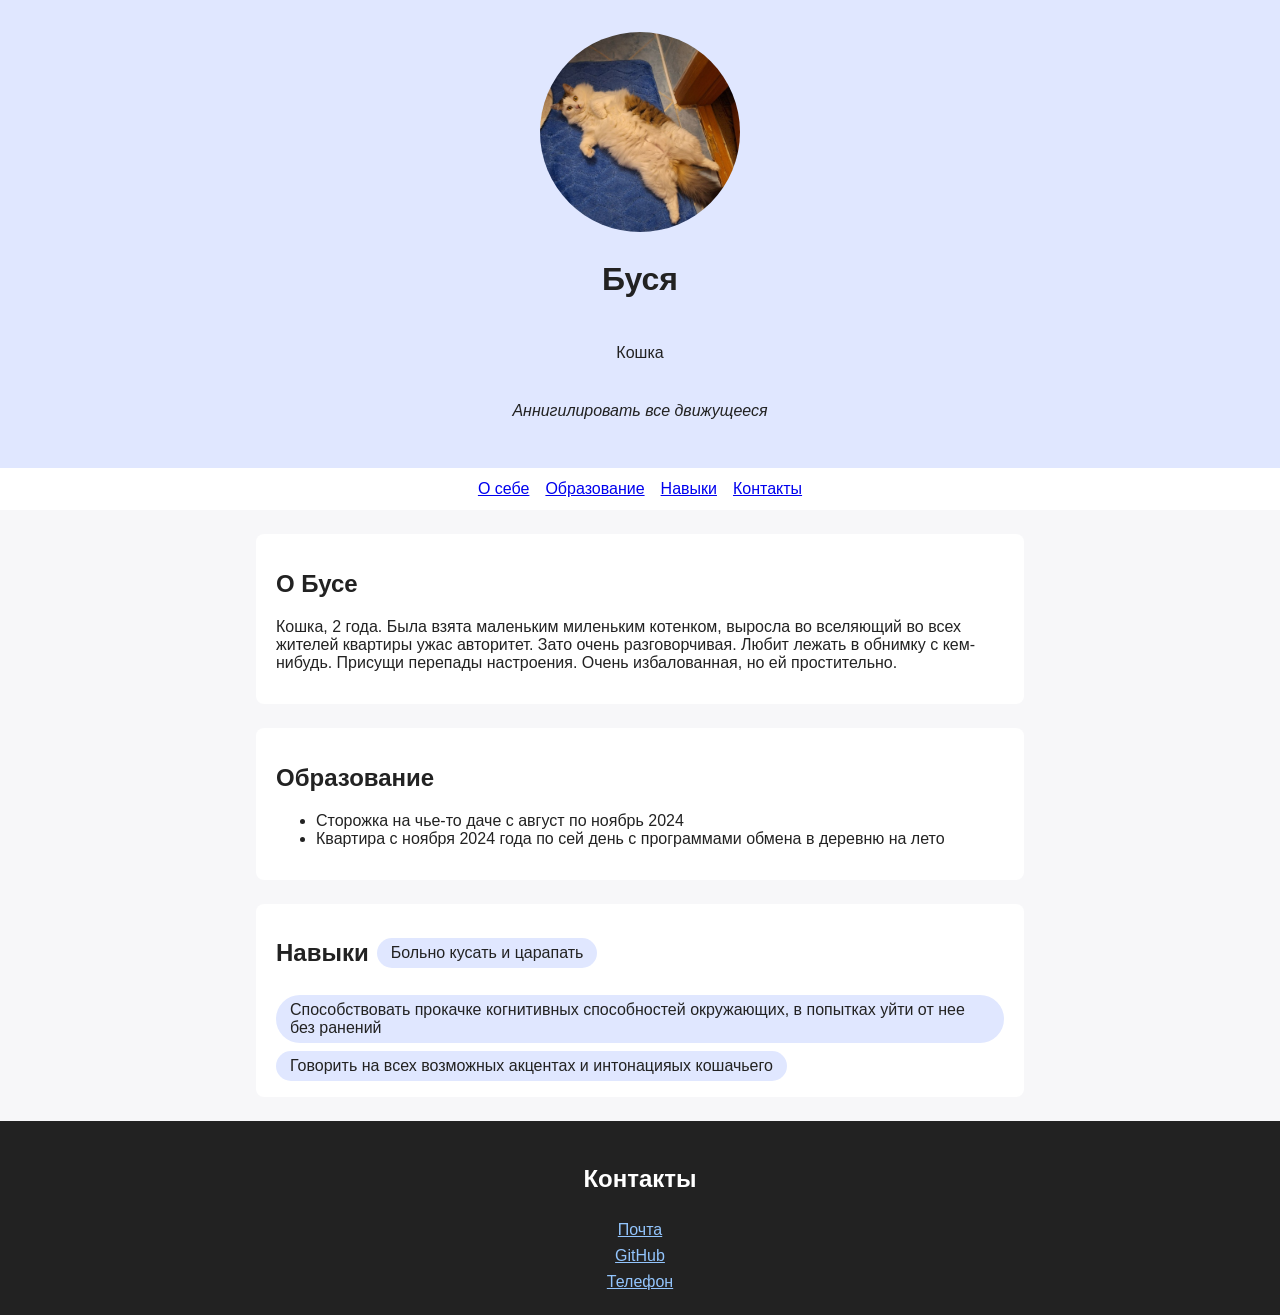
<file: task1/index.html>
<!DOCTYPE html> 
<html lang="ru">  
<head> 
  <meta name="viewport" content="width=device-width, initial-scale=1">  
  <title>Буся</title>  
  <link rel="stylesheet" href="style.css">  
</head>  
<body> 
  <header>  
    <img src="avatar.jpg" alt="Аватар">  
    <h1>Буся</h1>  
    <p>Кошка</p> 
    <p class="slogan">Аннигилировать все движущееся</p>  
  </header>
  <nav>  
    <a href="#about">О себе</a>  
    <a href="#education">Образование</a>
    <a href="#skills">Навыки</a>
    <a href="#contacts">Контакты</a>
  </nav>
  <main>  
    <section id="about">  
      <h2>О Бусе</h2>  
      <p> Кошка, 2 года. Была взята маленьким миленьким котенком, выросла во вселяющий во всех жителей квартиры ужас авторитет. Зато очень разговорчивая. Любит лежать в обнимку с кем-нибудь. Присущи перепады настроения. Очень избалованная, но ей простительно. </p>  
    </section>
    <section id="education">  
      <h2>Образование</h2>
      <ul>  
        <li>Сторожка на чье-то даче с август по ноябрь 2024 </li>  
        <li>Квартира с ноября 2024 года по сей день с программами обмена в деревню на лето</li>
      </ul>
    </section>
    <section id="skills"> 
      <h2>Навыки</h2>
      <span class="skill">Больно кусать и царапать</span>  
      <span class="skill">Способствовать прокачке когнитивных способностей окружающих, в попытках уйти от нее без ранений</span>
      <span class="skill">Говорить на всех возможных акцентах и интонацияых кошачьего</span>
    </section>
  </main>
  <footer id="contacts">  
    <h2>Контакты</h2>
    <a href="mailto:ashen.mothh@gmail.com">Почта</a> 
    <a href="https://github.com/Bogdanovich-Ek">GitHub</a> 
    <a href="tel:+375444526524">Телефон</a>
  </footer>
</body>
</html>
</file>
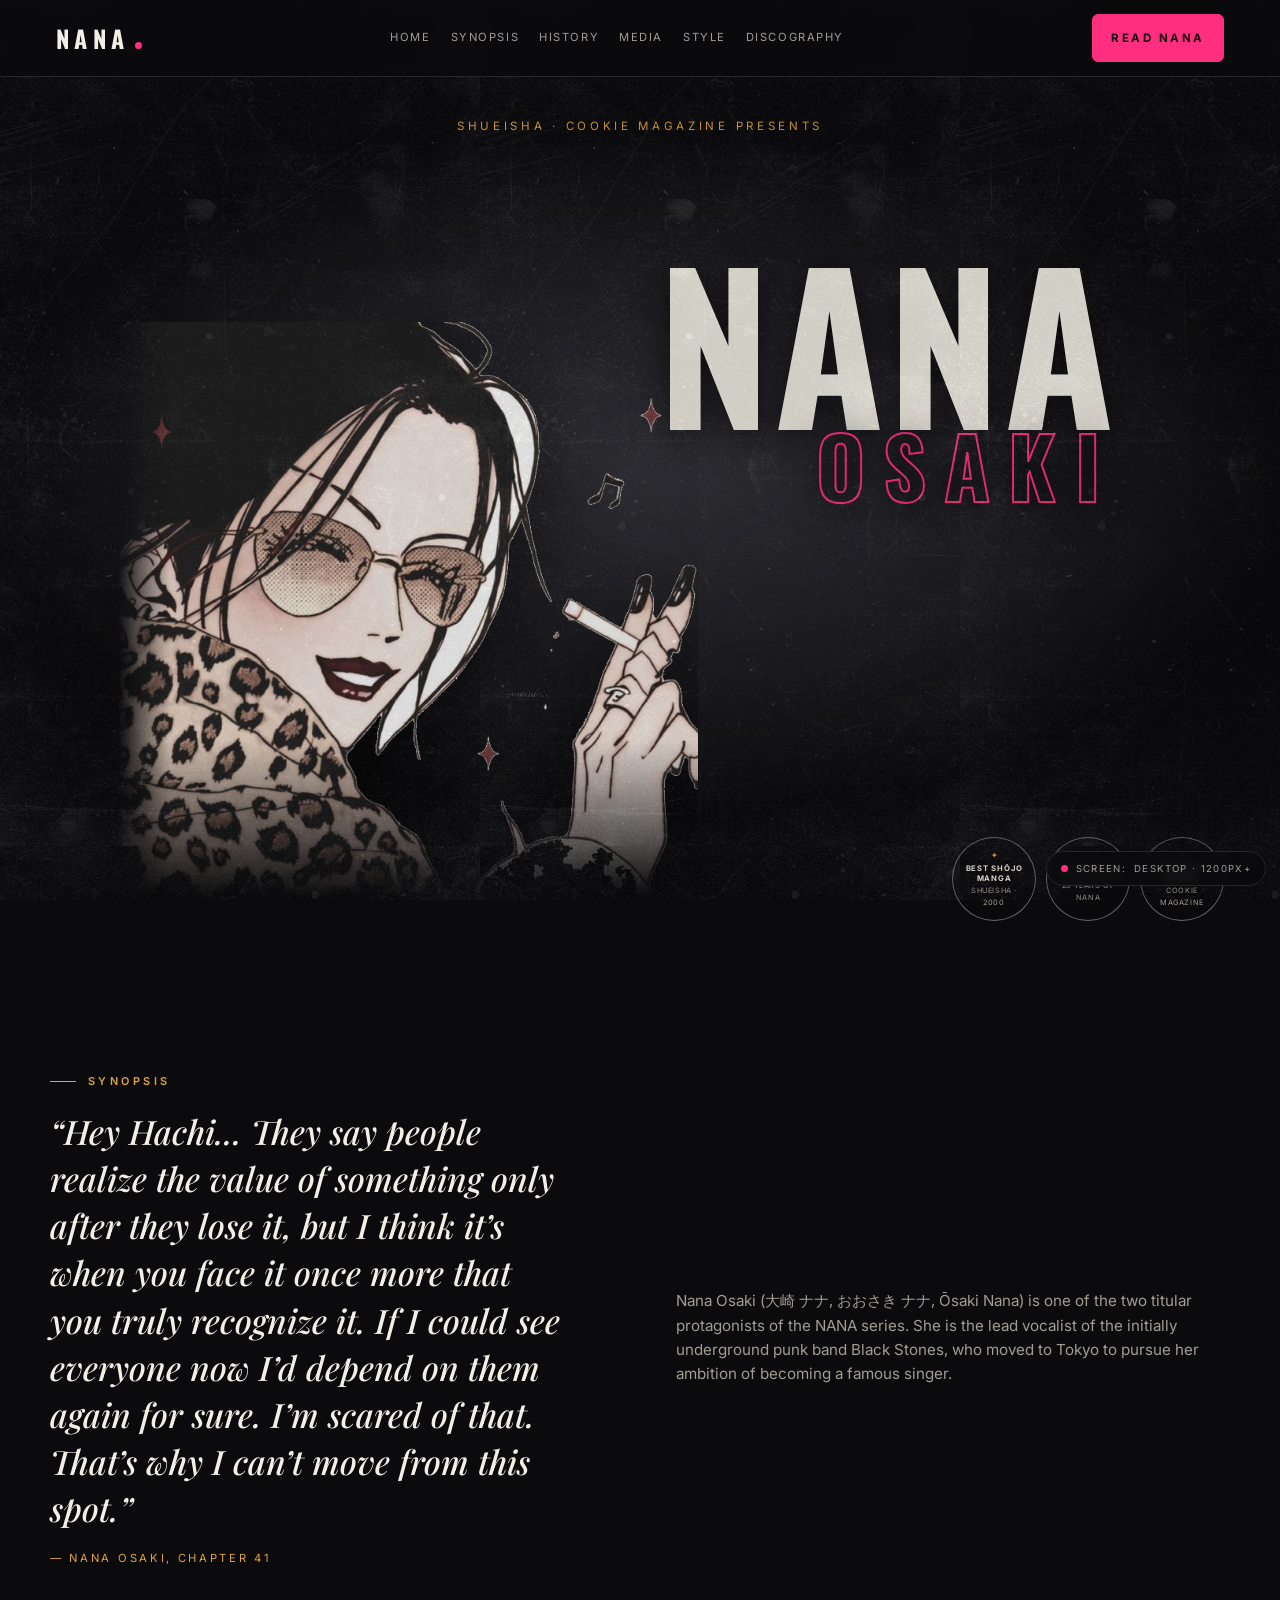
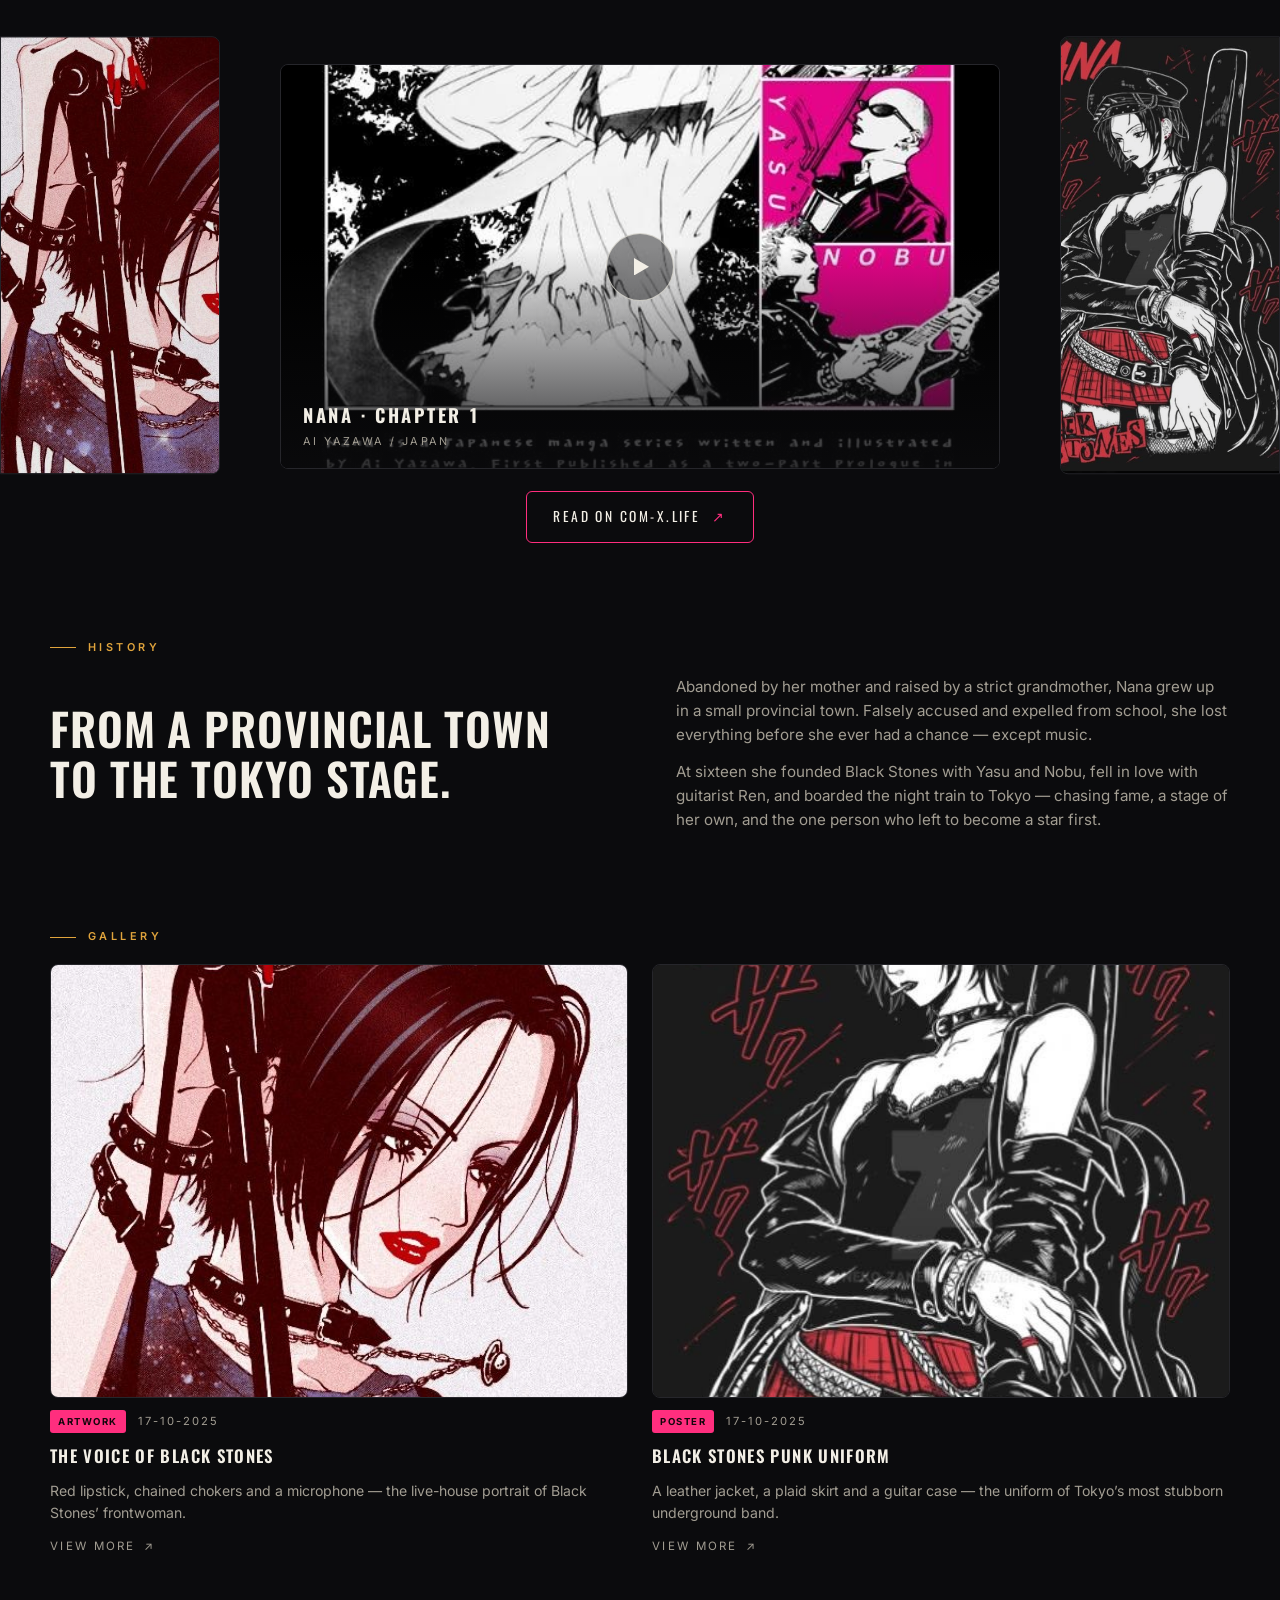
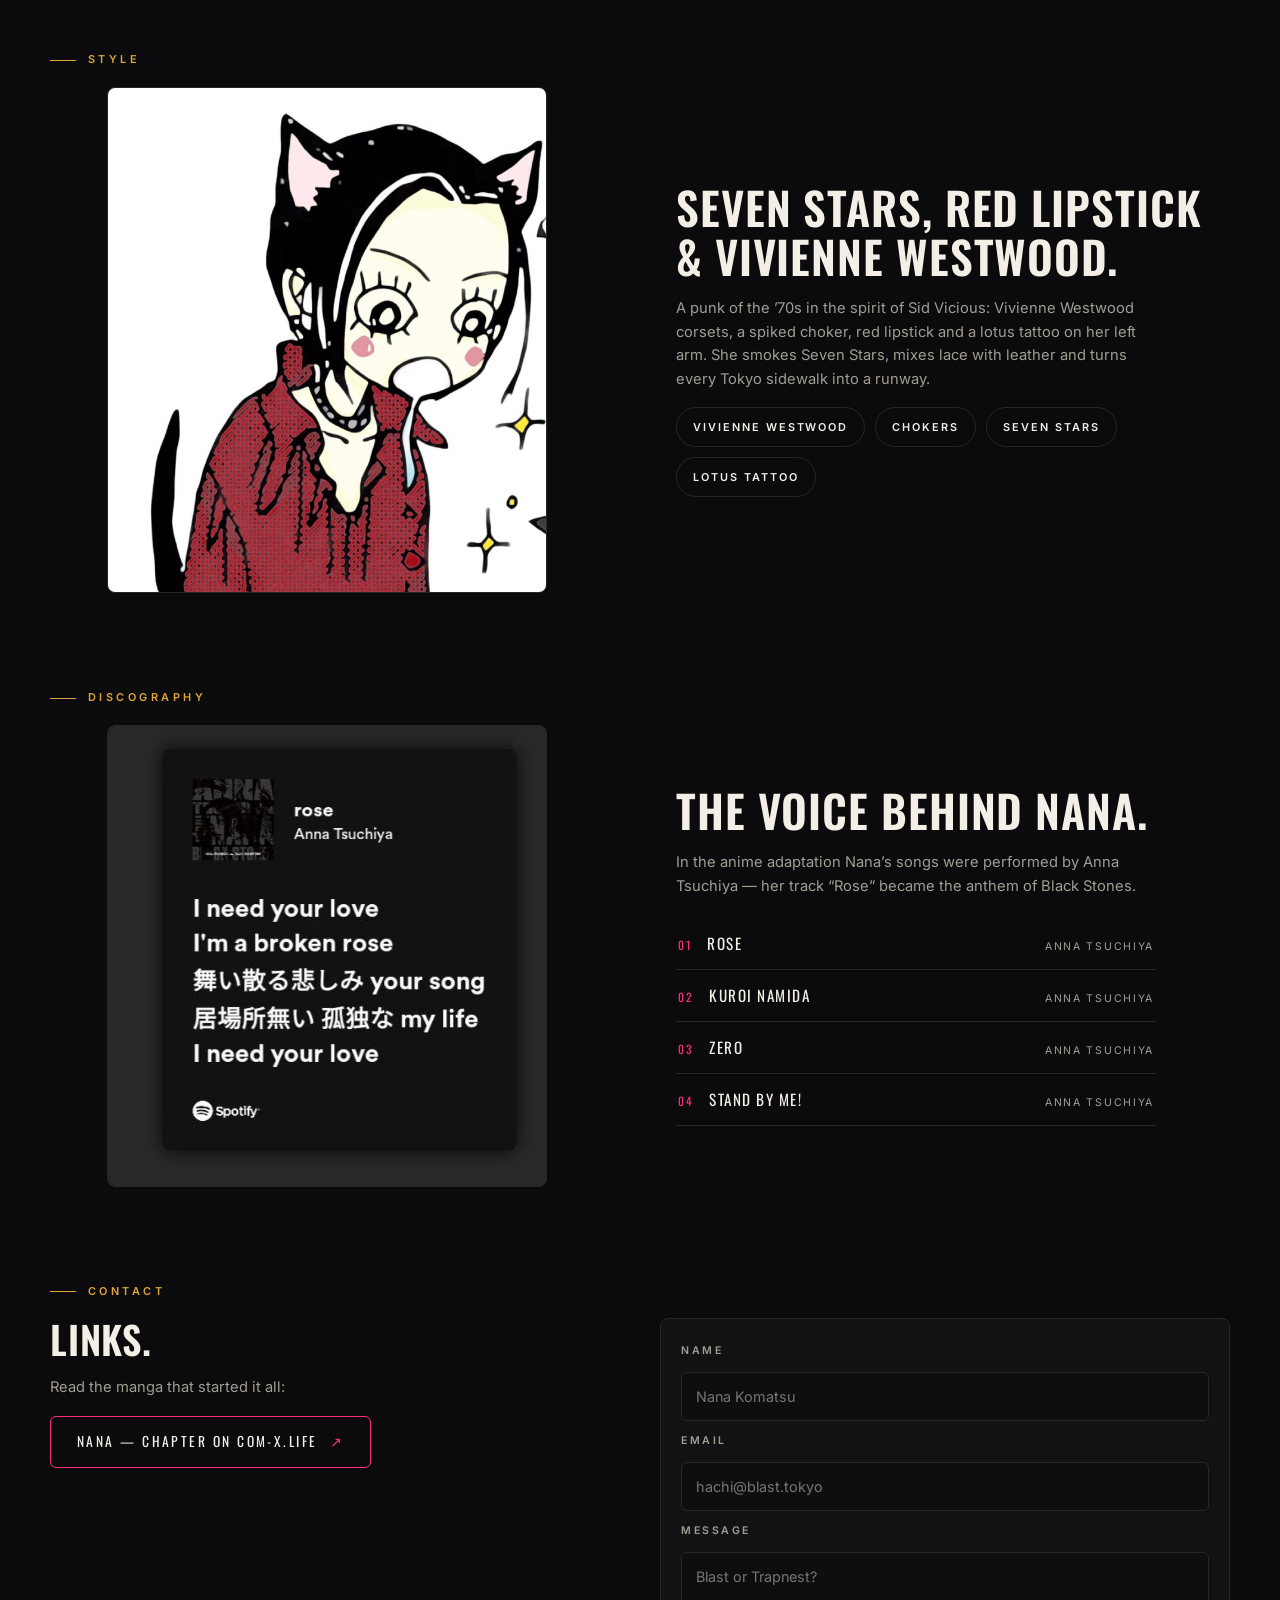
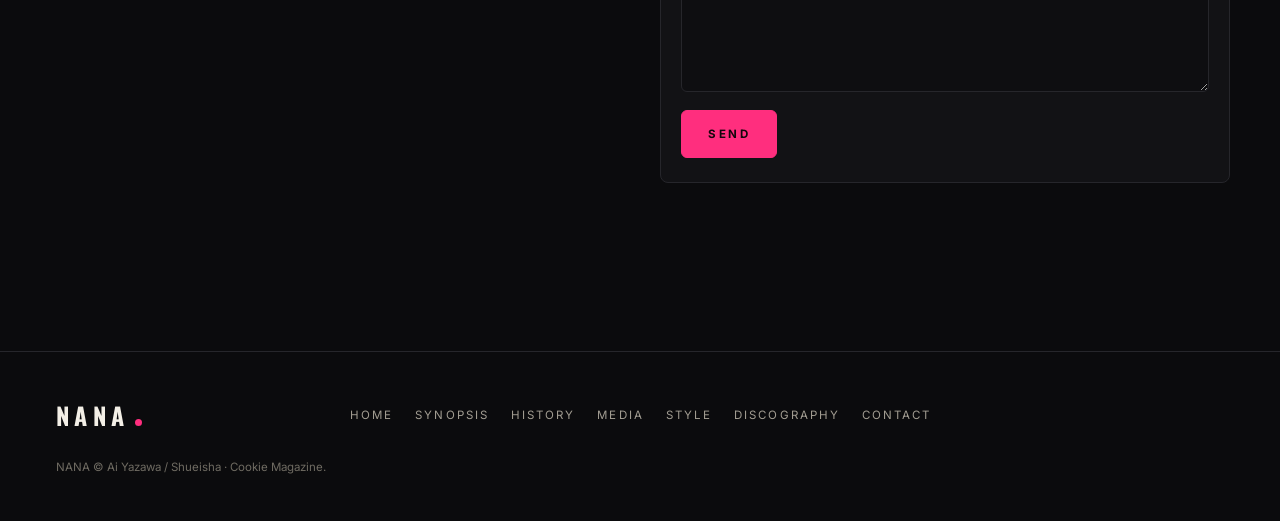
<file: task2/index.html>
<!DOCTYPE html>
<html lang="en">
<head>
  <meta charset="UTF-8">
  <meta name="viewport" content="width=device-width, initial-scale=1">
  <title>Nana Osaki — Black Stones | Responsive Landing Page</title>
  <meta name="description" content="Responsive one-page landing dedicated to Nana Osaki, the lead vocalist of Black Stones from Ai Yazawa's NANA. Lab work 2 — adaptive layout (CSS Grid + Flexbox, Mobile First).">
  <link rel="icon" href="data:image/svg+xml,%3Csvg%20xmlns='http://www.w3.org/2000/svg'%20viewBox='0%200%2032%2032'%3E%3Crect%20width='32'%20height='32'%20fill='%230b0b0d'/%3E%3Ctext%20x='16'%20y='23'%20font-family='Arial'%20font-size='18'%20font-weight='bold'%20fill='%23ff2e7e'%20text-anchor='middle'%3EN%3C/text%3E%3C/svg%3E">
  <link rel="preconnect" href="https://fonts.googleapis.com">
  <link rel="preconnect" href="https://fonts.gstatic.com" crossorigin>
  <link href="https://fonts.googleapis.com/css2?family=Inter:wght@400;500;600;700&amp;family=Oswald:wght@500;600;700&amp;family=Playfair+Display:ital,wght@1,500;1,600&amp;display=swap" rel="stylesheet">
  <link rel="stylesheet" href="style.css">
</head>
<body>

  <div class="grain" aria-hidden="true"></div>

  <header class="site-header">
    <a class="logo" href="#hero">NANA</a>

    <input type="checkbox" id="nav-toggle" class="nav-toggle">
    <label class="nav-burger" for="nav-toggle" aria-label="Open menu">
      <span class="bars"></span>
    </label>

    <nav class="site-nav" aria-label="Main navigation">
      <a href="#hero">Home</a>
      <a href="#synopsis">Synopsis</a>
      <a href="#history">History</a>
      <a href="#media">Media</a>
      <a href="#style">Style</a>
      <a href="#discography">Discography</a>
    </nav>

    <a class="btn btn-accent header-cta" href="https://com-x.life/reader/11620/240514" target="_blank" rel="noopener">Read NANA</a>
  </header>

  <main>

    <section class="hero" id="hero">
      <p class="hero-eyebrow">Shueisha · Cookie magazine presents</p>

      <div class="hero-stage">
        <h1 class="hero-name">NANA <span>Osaki</span></h1>
        <img class="hero-figure" src="img/hero-figure.png"
             alt="Cut-out silhouette of Nana Osaki in sunglasses and a leopard-print coat holding a cigarette">
      </div>

      <ul class="laurels" aria-label="Awards and status">
        <li><strong>Best shōjo manga</strong><span>Shueisha · 2000</span></li>
        <li><strong>Cult status</strong><span>25 years of NANA</span></li>
        <li><strong>Readers’ choice</strong><span>Cookie Magazine</span></li>
      </ul>
    </section>

    <section class="synopsis" id="synopsis">
      <p class="section-label">Synopsis</p>
      <div class="split-grid">
        <blockquote class="pretty-quote">
          <p>“Hey Hachi... They say people realize the value of something only after they
            lose it, but I think it’s when you face it once more that you truly recognize it.
            If I could see everyone now I’d depend on them again for sure. I’m scared of that.
            That’s why I can’t move from this spot.”</p>
          <cite>— Nana Osaki, Chapter 41</cite>
        </blockquote>
        <div class="split-text">
          <p>Nana Osaki (大崎 ナナ, おおさき ナナ, Ōsaki Nana) is one of the two titular
            protagonists of the NANA series. She is the lead vocalist of the initially
            underground punk band Black Stones, who moved to Tokyo to pursue her ambition
            of becoming a famous singer.</p>
        </div>
      </div>
    </section>

    <section class="media" id="media">
      <img class="media-side media-side-left" src="img/nana-coloring.jpg"
           alt="Cropped side artwork: Nana Osaki at the microphone" aria-hidden="true">
      <img class="media-side media-side-right" src="img/nana-black-stones.jpg"
           alt="Cropped side poster: Nana Osaki with a guitar case" aria-hidden="true">

      <figure class="feature-card">
        <img src="img/manga.jpg" alt="Manga panel of Nana Osaki performing live with Black Stones">
        <a class="play" href="https://com-x.life/reader/11620/240514" target="_blank" rel="noopener"
           aria-label="Read NANA chapter 1 on com-x.life">
          <svg viewBox="0 0 12 14" aria-hidden="true"><path d="M0 0 L12 7 L0 14 Z"/></svg>
        </a>
        <figcaption class="feature-caption">
          <strong>NANA · Chapter 1</strong>
          <span>Ai Yazawa / Japan</span>
        </figcaption>
      </figure>

      <p class="media-links">
        <a class="big-link" href="https://com-x.life/reader/11620/240514" target="_blank" rel="noopener">
          Read on com-x.life <span aria-hidden="true">↗</span>
        </a>
      </p>
    </section>

    <section class="history" id="history">
      <p class="section-label">History</p>
      <div class="split-grid">
        <h2>From a provincial town to the Tokyo stage.</h2>
        <div class="split-text">
          <p>Abandoned by her mother and raised by a strict grandmother, Nana grew up in a
            small provincial town. Falsely accused and expelled from school, she lost
            everything before she ever had a chance — except music.</p>
          <p>At sixteen she founded Black Stones with Yasu and Nobu, fell in love with
            guitarist Ren, and boarded the night train to Tokyo — chasing fame, a stage of
            her own, and the one person who left to become a star first.</p>
        </div>
      </div>
    </section>

    <section class="gallery" id="gallery">
      <p class="section-label">Gallery</p>
      <div class="gallery-grid">
        <article class="gallery-card">
          <div class="gallery-thumb">
            <img src="img/nana-coloring.jpg" alt="Red-toned artwork of Nana Osaki singing into a microphone">
          </div>
          <p class="gallery-meta"><span class="tag">Artwork</span><time datetime="2025-10-17">17-10-2025</time></p>
          <h3>The voice of Black Stones</h3>
          <p class="gallery-text">Red lipstick, chained chokers and a microphone — the
            live-house portrait of Black Stones’ frontwoman.</p>
          <a class="more" href="https://com-x.life/reader/11620/240514" target="_blank" rel="noopener">
            View more <span aria-hidden="true">↗</span>
          </a>
        </article>

        <article class="gallery-card">
          <div class="gallery-thumb">
            <img src="img/nana-black-stones.jpg" alt="Black and red poster of Nana Osaki in a punk outfit with a guitar case">
          </div>
          <p class="gallery-meta"><span class="tag">Poster</span><time datetime="2025-10-17">17-10-2025</time></p>
          <h3>Black Stones punk uniform</h3>
          <p class="gallery-text">A leather jacket, a plaid skirt and a guitar case — the
            uniform of Tokyo’s most stubborn underground band.</p>
          <a class="more" href="https://com-x.life/reader/11620/240514" target="_blank" rel="noopener">
            View more <span aria-hidden="true">↗</span>
          </a>
        </article>
      </div>
    </section>

    <section class="style" id="style">
      <p class="section-label">Style</p>
      <div class="split-grid split-media-left">
        <div class="split-media">
          <img src="img/style-chibi.jpg" alt="Chibi sticker of Nana Osaki with cat ears, a choker and a red plaid shirt">
        </div>
        <div class="split-body">
          <h2>Seven Stars, red lipstick &amp; Vivienne Westwood.</h2>
          <p>A punk of the ’70s in the spirit of Sid Vicious: Vivienne Westwood corsets,
            a spiked choker, red lipstick and a lotus tattoo on her left arm. She smokes
            Seven Stars, mixes lace with leather and turns every Tokyo sidewalk into
            a runway.</p>
          <ul class="chips" aria-label="Style keywords">
            <li>Vivienne Westwood</li>
            <li>Chokers</li>
            <li>Seven Stars</li>
            <li>Lotus tattoo</li>
          </ul>
        </div>
      </div>
    </section>

    <section class="discography" id="discography">
      <p class="section-label">Discography</p>
      <div class="split-grid split-media-left">
        <div class="split-media">
          <img src="img/rose-spotify.jpg" alt="Spotify card with lyrics of the song Rose performed by Anna Tsuchiya">
        </div>
        <div class="split-body">
          <h2>The voice behind Nana.</h2>
          <p>In the anime adaptation Nana’s songs were performed by Anna Tsuchiya —
            her track “Rose” became the anthem of Black Stones.</p>
          <ol class="tracklist">
            <li><i>01</i> Rose <span>Anna Tsuchiya</span></li>
            <li><i>02</i> Kuroi Namida <span>Anna Tsuchiya</span></li>
            <li><i>03</i> Zero <span>Anna Tsuchiya</span></li>
            <li><i>04</i> Stand by Me! <span>Anna Tsuchiya</span></li>
          </ol>
        </div>
      </div>
    </section>

    <section class="contact" id="contact">
      <p class="section-label">Contact</p>
      <div class="contact-grid">
        <div class="contact-info">
          <h2>Links.</h2>
          <p>Read the manga that started it all:</p>
          <a class="big-link" href="https://com-x.life/reader/11620/240514" target="_blank" rel="noopener">
            NANA — chapter on com-x.life <span aria-hidden="true">↗</span>
          </a>
        </div>

        <form class="contact-form">
          <label for="name">Name</label>
          <input type="text" id="name" name="name" placeholder="Nana Komatsu" required>

          <label for="email">Email</label>
          <input type="email" id="email" name="email" placeholder="hachi@blast.tokyo" required>

          <label for="message">Message</label>
          <textarea id="message" name="message" placeholder="Blast or Trapnest?" required></textarea>

          <button class="btn btn-accent" type="submit">Send</button>
        </form>
      </div>
    </section>

  </main>

  <footer class="site-footer">
    <div class="footer-inner">
      <p class="logo">NANA</p>
      <nav class="footer-nav" aria-label="Footer navigation">
        <a href="#hero">Home</a>
        <a href="#synopsis">Synopsis</a>
        <a href="#history">History</a>
        <a href="#media">Media</a>
        <a href="#style">Style</a>
        <a href="#discography">Discography</a>
        <a href="#contact">Contact</a>
      </nav>
      <p class="footer-note"> NANA © Ai Yazawa / Shueisha · Cookie Magazine.</p>
    </div>
  </footer>

  <p class="bp" aria-hidden="true">Screen:</p>

</body>
</html>
</file>
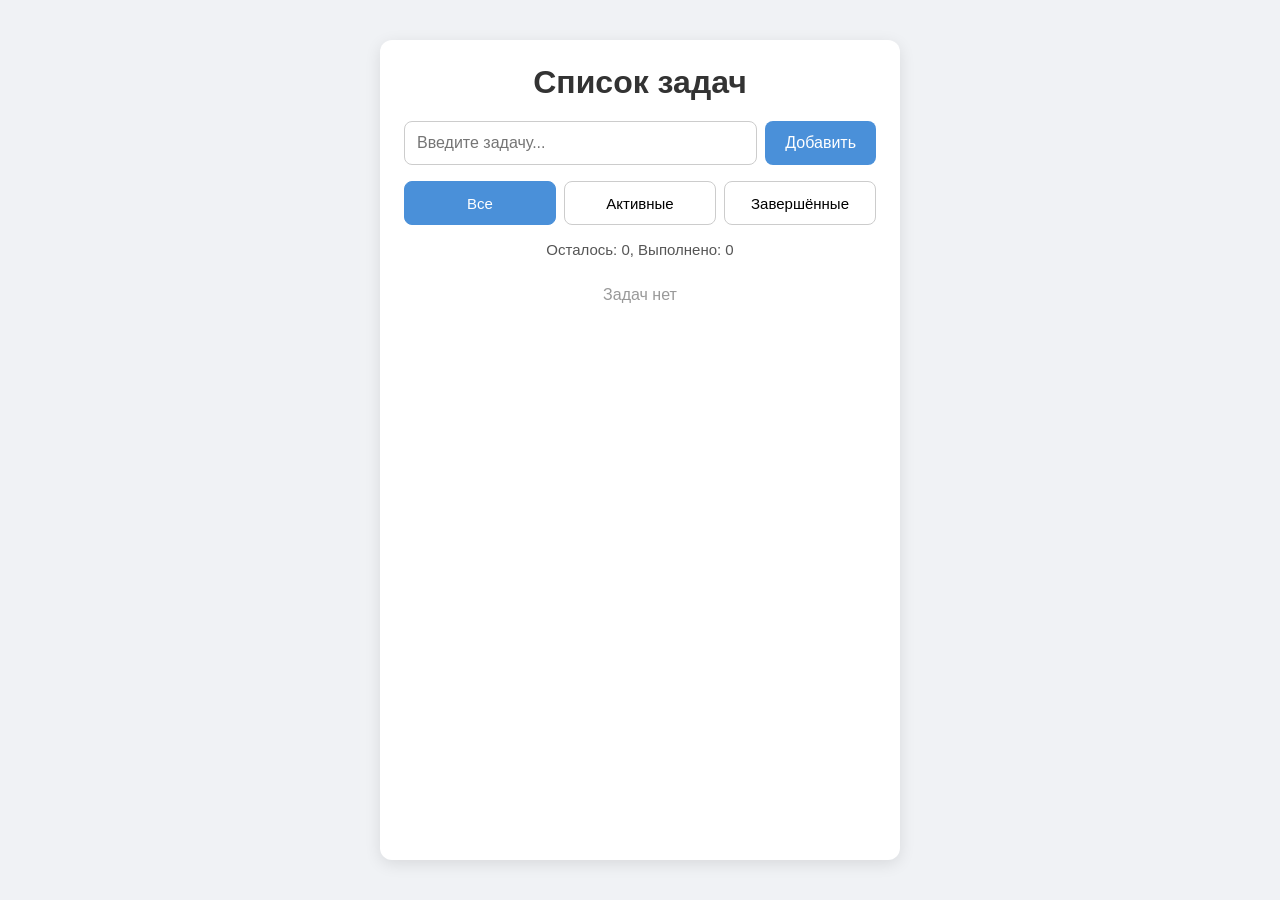
<file: task3/index.html>
<!DOCTYPE html>
<html lang="ru">
<head>
  <meta charset="UTF-8">
  <meta name="viewport" content="width=device-width, initial-scale=1.0">
  <title>Лабораторная №3 — Todo-list</title>
  <link rel="stylesheet" href="style.css">
</head>
<body>
  <main class="todo-app">
    <h1>Список задач</h1>
    
    <form id="todo-form" class="todo-form">
      <input type="text" id="todo-input" placeholder="Введите задачу..." autocomplete="off">
      <button type="submit" class="btn btn-add">Добавить</button>
    </form>
    <p id="warning" class="warning hidden">Поле не может быть пустым!</p>

    <div id="filters" class="filters">
      <button class="filter-btn active" data-filter="all">Все</button>
      <button class="filter-btn" data-filter="active">Активные</button>
      <button class="filter-btn" data-filter="completed">Завершённые</button>
    </div>

    <p id="counter" class="counter">Осталось: 0, Выполнено: 0</p>

    <ul id="todo-list" class="todo-list"></ul>
  </main>

  <script src="script.js" defer></script>
</body>
</html>
</file>
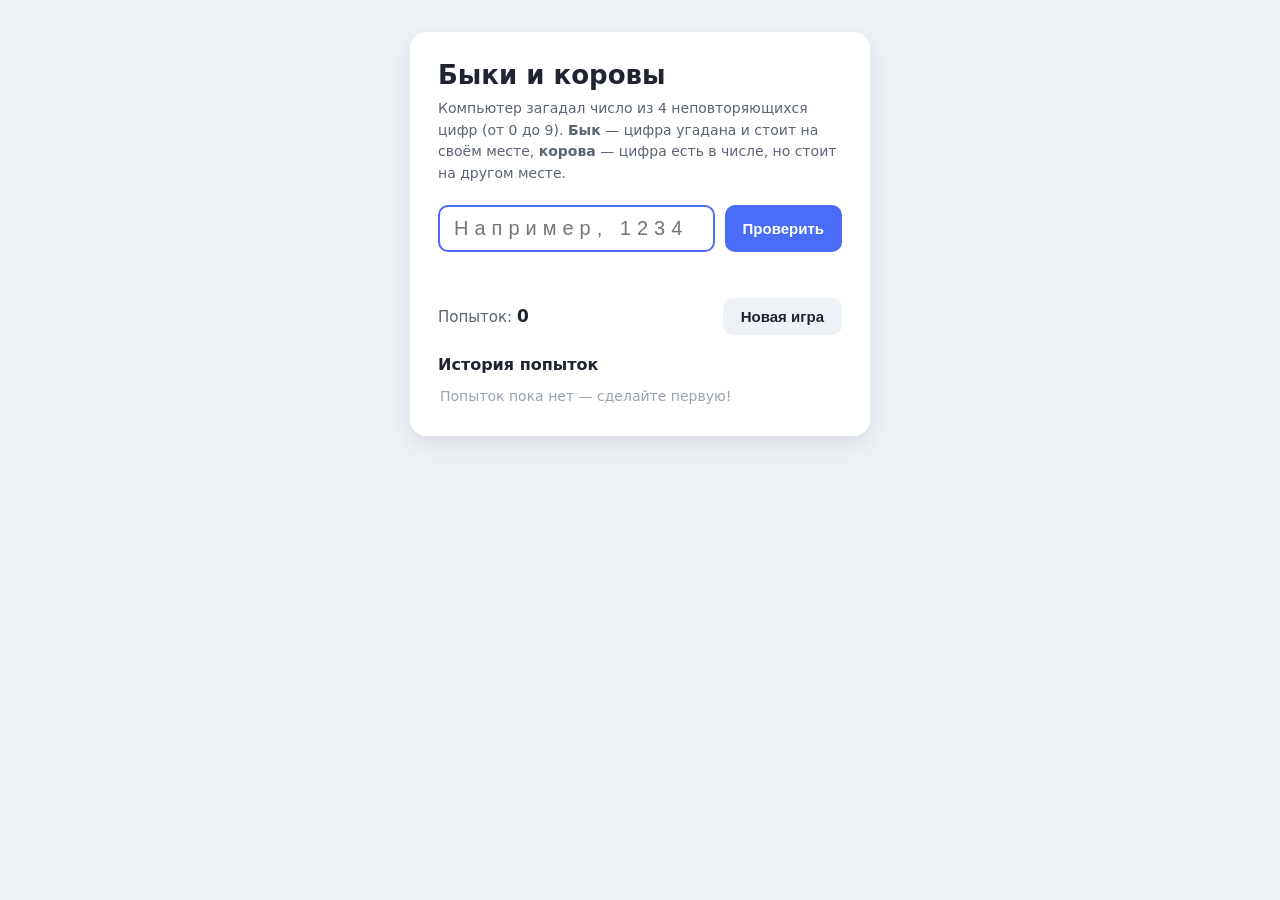
<file: task4/index.html>
<!DOCTYPE html>
<html lang="ru">
<head>
  <meta charset="UTF-8">
  <meta name="viewport" content="width=device-width, initial-scale=1.0">
  <title>Быки и коровы</title>
  <link rel="stylesheet" href="style.css">
  <script src="script.js" defer></script>
</head>
<body>
  <main class="game">
    <h1>Быки и коровы</h1>

    <p class="rules">
      Компьютер загадал число из 4 неповторяющихся цифр (от 0 до 9).
      <b>Бык</b> — цифра угадана и стоит на своём месте,
      <b>корова</b> — цифра есть в числе, но стоит на другом месте.
    </p>

    <form id="guess-form" class="guess-form" autocomplete="off" novalidate>
      <input id="guess-input" class="guess-input" type="text" inputmode="numeric"
             placeholder="Например, 1234" aria-label="Ваше предположение">
      <button id="check-button" class="button" type="submit">Проверить</button>
    </form>

    <p id="message" class="message" role="alert"></p>

    <div class="footer">
      <p class="attempts">Попыток: <b id="attempts-count">0</b></p>
      <button id="new-game-button" class="button button-secondary" type="button">Новая игра</button>
    </div>

    <h2 class="history-title">История попыток</h2>
    <ol id="history-list" class="history-list"></ol>
  </main>
</body>
</html>
</file>
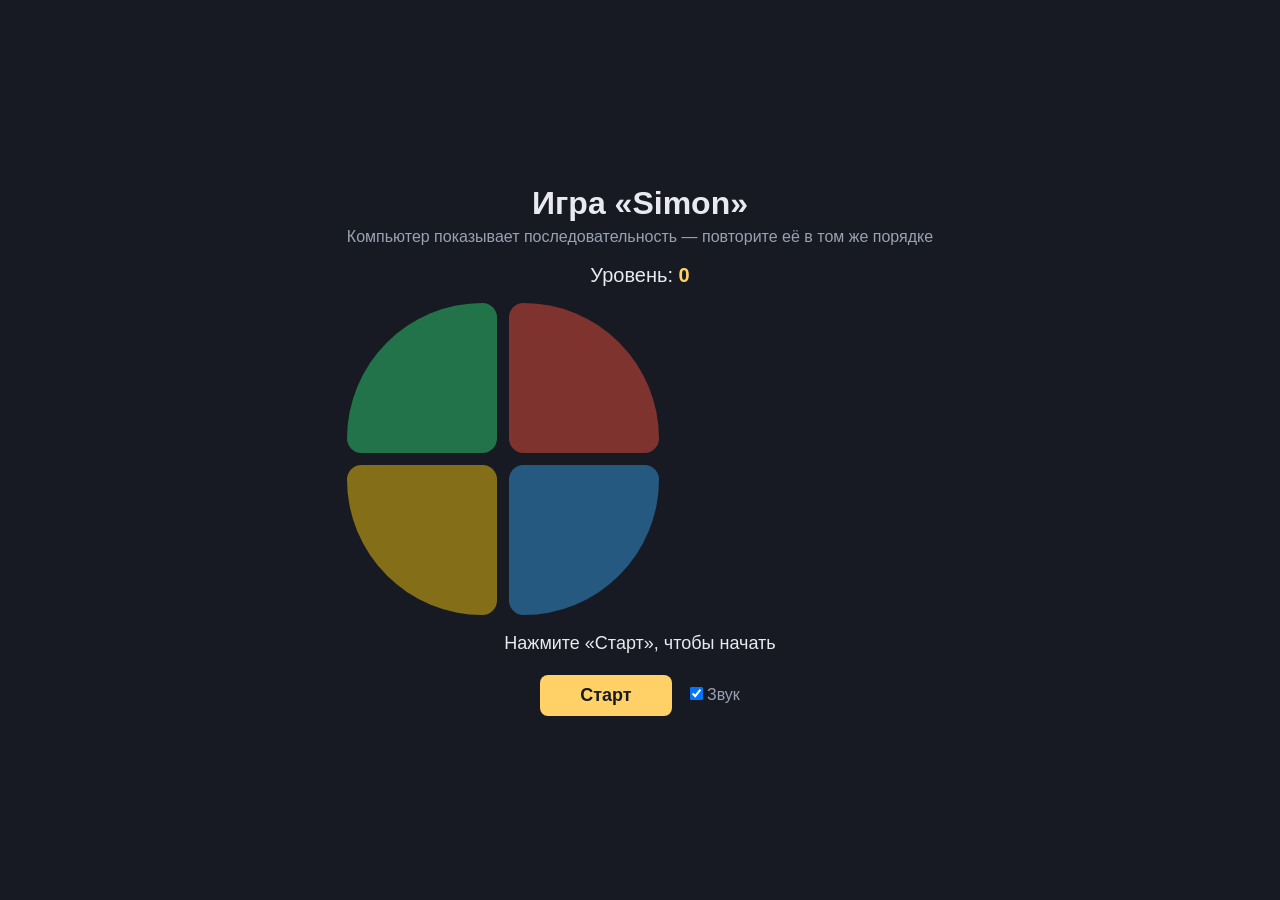
<file: task5/index.html>
<!DOCTYPE html>
<html lang="ru">
<head>
  <meta charset="UTF-8">
  <meta name="viewport" content="width=device-width, initial-scale=1.0">
  <title>Лабораторная работа №5 — Игра Simon</title>
  <link rel="stylesheet" href="style.css">
</head>
<body>
  <main class="game">
    <h1>Игра «Simon»</h1>
    <p class="subtitle">Компьютер показывает последовательность — повторите её в том же порядке</p>

    <p class="level-label">Уровень: <span id="level">0</span></p>

    <div class="board locked" id="board">
      <button class="pad pad-green"  data-index="0" aria-label="Зелёный сектор"></button>
      <button class="pad pad-red"    data-index="1" aria-label="Красный сектор"></button>
      <button class="pad pad-yellow" data-index="2" aria-label="Жёлтый сектор"></button>
      <button class="pad pad-blue"   data-index="3" aria-label="Синий сектор"></button>
    </div>

    <p class="status" id="status">Нажмите «Старт», чтобы начать</p>

    <div class="controls">
      <button class="start-btn" id="start-btn">Старт</button>
      <label class="sound-toggle">
        <input type="checkbox" id="sound-toggle" checked> Звук
      </label>
    </div>
  </main>

  <script src="script.js" defer></script>
</body>
</html>
</file>
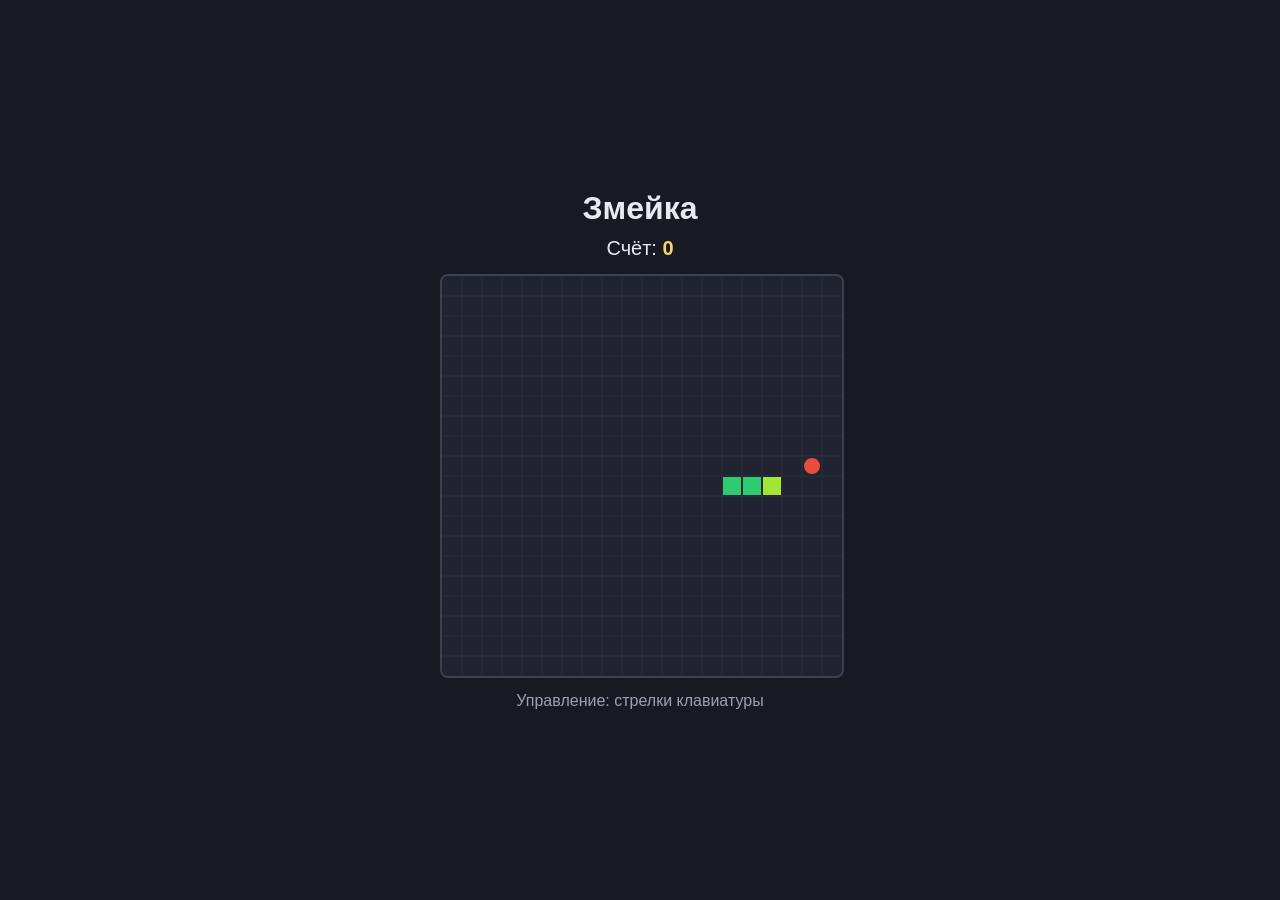
<file: task6/index.html>
<!DOCTYPE html>
<html lang="ru">
<head>
  <meta charset="UTF-8">
  <meta name="viewport" content="width=device-width, initial-scale=1.0">
  <title>Лабораторная работа №6 — Змейка</title>
  <link rel="stylesheet" href="style.css">
</head>
<body>
  <main class="game">
    <h1>Змейка</h1>
    <p class="score-label">Счёт: <span id="score">0</span></p>

    <div class="board-wrapper">
      <canvas id="board" width="400" height="400"></canvas>
      <div class="overlay hidden" id="overlay">
        <p class="overlay-title">Игра окончена</p>
        <p class="overlay-score">Ваш счёт: <span id="final-score">0</span></p>
        <button id="restart-btn" class="restart-btn">Начать заново</button>
      </div>
    </div>

    <p class="hint">Управление: стрелки клавиатуры</p>
  </main>

  <script src="script.js" defer></script>
</body>
</html>
</file>
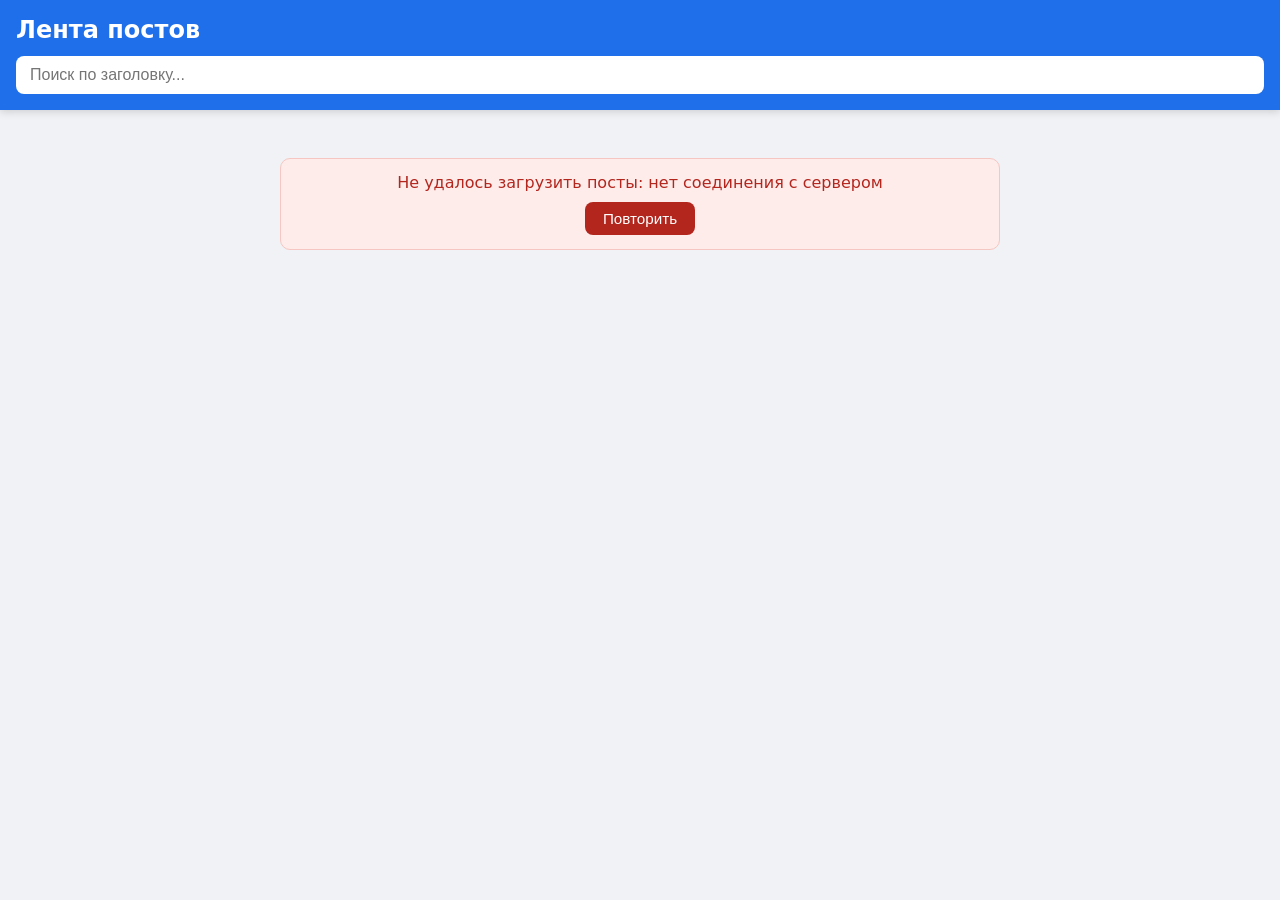
<file: task7 /index.html>
<!DOCTYPE html>
<html lang="ru">
<head>
  <meta charset="utf-8">
  <meta name="viewport" content="width=device-width, initial-scale=1">
  <title>Лента постов — бесконечный скролл</title>
  <link rel="stylesheet" href="style.css">
</head>
<body>
  <header class="header">
    <h1>Лента постов</h1>
    <input id="search-input" type="search" placeholder="Поиск по заголовку..." autocomplete="off">
  </header>

  <main>
    <section id="posts" class="posts"></section>

    <p id="not-found" class="message hidden">По вашему запросу ничего не найдено</p>
    <p id="end-message" class="message hidden">Больше постов нет</p>

    <div id="error-box" class="error hidden">
      <p id="error-text"></p>
      <button id="retry-btn" type="button">Повторить</button>
    </div>

    <div id="loader" class="loader hidden">
      <span class="spinner"></span> Загрузка…
    </div>
  </main>

  <script type="module" src="script.js"></script>
</body>
</html>
</file>
<file: task1/style.css>
* { box-sizing: border-box; }  

body {  
  margin: 0;  
  font-family: Arial, sans-serif;  
  color: #222; 
  background: #f7f7f9; 
}

header {  
  display: flex; 
  flex-direction: column;  
  align-items: center;  
  gap: 8px; 
  padding: 32px 16px;  
  background: #e0e7ff;  
}

header img {  
  width: 200px;  
  height: 200px;  
  border-radius: 50%; 
}

.slogan {  
  font-style: italic; 
}

nav { 
  display: flex; 
  justify-content: center;  
  flex-wrap: wrap;  
  gap: 16px;  
  padding: 12px;
  background: #ffffff;
}

main { 
  display: flex;
  flex-direction: column; 
  gap: 24px; 
  max-width: 800px; 
  margin: 0 auto;  
  padding: 24px 16px;
}

section {  
  background: #ffffff;
  border-radius: 8px; 
  padding: 16px 20px;
}

#skills {  
  display: flex;
  flex-wrap: wrap;  
  align-items: center;
  gap: 8px;
}

.skill { 
  background: #e0e7ff;
  border-radius: 999px; 
  padding: 6px 14px; 
}

footer {  
  display: flex;
  flex-direction: column;
  align-items: center;
  gap: 8px;
  padding: 24px;
  background: #222; 
}

footer h2 {  
  color: #ffffff;  
}

footer a {  
  color: #93c5fd;  
}

footer a:hover {  /* :hover = стиль, когда курсор наведён на ссылку (требование задания) */
  color: #ffffff;  /* белеет при наведении */
  text-decoration: underline;  /* и подчёркивается */
}
</file>
<file: task2/style.css>
:root {
  --bg: #0b0b0d;
  --bg-soft: #121215;
  --panel: #151518;
  --line: #26262b;
  --ink: #f3efe6;
  --muted: #a29d92;
  --pink: #ff2e7e;
  --pink-soft: #ff6ba5;
  --gold: #e0a43c;
  --font-display: "Oswald", "Arial Narrow", Arial, sans-serif;
  --font-body: "Inter", "Segoe UI", Arial, sans-serif;
  --font-serif: "Playfair Display", Georgia, serif;
  --radius: 8px;
  --container: 1140px;
}

*,
*::before,
*::after {
  box-sizing: border-box;
  margin: 0;
  padding: 0;
}

html {
  scroll-behavior: smooth;
  scroll-padding-top: 84px;
}

body {
  font-family: var(--font-body);
  font-size: 1rem;
  line-height: 1.6;
  color: var(--ink);
  background-color: var(--bg);
  overflow-x: clip;
}

img {
  display: block;
  max-width: 100%;
  height: auto;
}

::selection {
  background: var(--pink);
  color: #14060c;
}

.grain {
  position: fixed;
  inset: 0;
  z-index: 30;
  pointer-events: none;
  opacity: 0.14;
  background: url("img/texture.jpg") repeat;
  background-size: 480px auto;
}

.section-label {
  display: flex;
  align-items: center;
  gap: 12px;
  margin-bottom: 18px;
  font-size: 0.68rem;
  font-weight: 600;
  letter-spacing: 0.32em;
  text-transform: uppercase;
  color: var(--gold);
}

.section-label::before {
  content: "";
  width: 26px;
  height: 1px;
  background: var(--gold);
}

h2 {
  font-family: var(--font-display);
  font-weight: 600;
  line-height: 1.1;
  letter-spacing: 0.02em;
  text-transform: uppercase;
  font-size: clamp(1.7rem, 6.4vw, 2.4rem);
}

.btn {
  display: inline-flex;
  align-items: center;
  justify-content: center;
  gap: 10px;
  min-height: 48px;
  padding: 12px 26px;
  font-family: var(--font-body);
  font-size: 0.72rem;
  font-weight: 700;
  letter-spacing: 0.22em;
  text-transform: uppercase;
  text-decoration: none;
  color: var(--ink);
  background: transparent;
  border: 1px solid var(--line);
  border-radius: 6px;
  cursor: pointer;
  transition: background 0.3s, color 0.3s, border-color 0.3s, transform 0.2s;
}

.btn:hover {
  border-color: var(--ink);
}

.btn:active {
  transform: translateY(1px);
}

.btn-accent {
  background: var(--pink);
  border-color: var(--pink);
  color: #14060c;
}

.btn-accent:hover {
  background: var(--pink-soft);
  border-color: var(--pink-soft);
}

.big-link {
  display: inline-flex;
  align-items: center;
  gap: 12px;
  min-height: 48px;
  padding: 14px 26px;
  font-family: var(--font-display);
  font-size: 0.85rem;
  letter-spacing: 0.18em;
  text-transform: uppercase;
  text-decoration: none;
  color: var(--ink);
  border: 1px solid var(--pink);
  border-radius: 6px;
  transition: background 0.3s, color 0.3s, transform 0.2s;
}

.big-link span {
  color: var(--pink);
  transition: color 0.3s;
}

.big-link:hover {
  background: var(--pink);
  color: #14060c;
  transform: translateY(-2px);
}

.big-link:hover span {
  color: #14060c;
}

.site-header {
  position: sticky;
  top: 0;
  z-index: 50;
  display: grid;
  grid-template-columns: 1fr auto;
  align-items: center;
  gap: 12px;
  padding: 10px 20px;
  background: rgba(11, 11, 13, 0.88);
  backdrop-filter: blur(10px);
  border-bottom: 1px solid var(--line);
}

.logo {
  font-family: var(--font-display);
  font-weight: 700;
  font-size: 1.5rem;
  letter-spacing: 0.22em;
  text-decoration: none;
  color: var(--ink);
}

.logo::after {
  content: "";
  display: inline-block;
  width: 7px;
  height: 7px;
  margin-left: 6px;
  border-radius: 50%;
  background: var(--pink);
}

.nav-toggle {
  position: absolute;
  width: 1px;
  height: 1px;
  opacity: 0;
}

.nav-burger {
  display: flex;
  align-items: center;
  justify-content: center;
  width: 44px;
  height: 44px;
  border: 1px solid var(--line);
  border-radius: 6px;
  cursor: pointer;
  transition: border-color 0.25s;
}

.nav-burger:hover {
  border-color: var(--pink);
}

.bars {
  position: relative;
  width: 20px;
  height: 2px;
  background: var(--ink);
  transition: background 0.25s;
}

.bars::before,
.bars::after {
  content: "";
  position: absolute;
  left: 0;
  width: 20px;
  height: 2px;
  background: var(--ink);
  transition: top 0.25s, transform 0.25s;
}

.bars::before { top: -6px; }
.bars::after  { top: 6px; }

.nav-toggle:checked ~ .nav-burger .bars { background: transparent; }
.nav-toggle:checked ~ .nav-burger .bars::before { top: 0; transform: rotate(45deg); }
.nav-toggle:checked ~ .nav-burger .bars::after  { top: 0; transform: rotate(-45deg); }

.nav-toggle:focus-visible ~ .nav-burger {
  outline: 2px solid var(--pink);
  outline-offset: 2px;
}

.header-cta {
  display: none;
}

.site-nav {
  grid-column: 1 / -1;
  display: none;
}

.nav-toggle:checked ~ .site-nav {
  display: flex;
  flex-direction: column;
  gap: 2px;
  padding: 6px 0 14px;
}

.site-nav a {
  display: flex;
  align-items: center;
  min-height: 48px;
  padding: 10px 2px;
  font-size: 0.8rem;
  letter-spacing: 0.18em;
  text-transform: uppercase;
  text-decoration: none;
  color: var(--muted);
  border-bottom: 1px solid var(--line);
  transition: color 0.25s;
}

.site-nav a:hover {
  color: var(--pink);
}

.hero {
  position: relative;
  display: grid;
  gap: 22px;
  min-height: 100vh;
  padding: 32px 20px 56px;
  overflow: hidden;
}

.hero::before {
  content: "";
  position: absolute;
  inset: 0;
  z-index: -1;
  background:
    radial-gradient(ellipse 62% 46% at 50% 44%, #34343b 0%, #1c1c21 52%, var(--bg) 82%),
    linear-gradient(180deg, var(--bg) 0%, rgba(11, 11, 13, 0) 18%, var(--bg) 96%);
}

.hero-eyebrow {
  justify-self: center;
  text-align: center;
  font-size: 0.66rem;
  letter-spacing: 0.32em;
  text-transform: uppercase;
  color: var(--gold);
}

/* mobile: the name is a normal block on top, fully visible */
.hero-name {
  text-align: center;
  font-family: var(--font-display);
  font-weight: 700;
  text-transform: uppercase;
  line-height: 0.88;
  letter-spacing: 0.02em;
  font-size: clamp(4.6rem, 17vw, 13rem);
  text-shadow: 0 6px 34px rgba(0, 0, 0, 0.6);
}

.hero-stage {
  position: relative;
  display: grid;
  place-items: center;
  min-height: 62vh;
}

.hero-name span {
  display: block;
  font-size: 0.42em;
  letter-spacing: 0.22em;
  color: transparent;
  -webkit-text-stroke: 2px var(--pink);
}

@supports not (-webkit-text-stroke: 1px #000) {
  .hero-name span { color: var(--pink); }
}

.hero-figure {
  position: relative;
  z-index: 2;
  width: min(86vw, 480px);
  transform: translate(5%, 8%);
  filter: drop-shadow(0 34px 50px rgba(0, 0, 0, 0.65));
  -webkit-mask-image: linear-gradient(180deg, #000 72%, rgba(0, 0, 0, 0) 99%),
    linear-gradient(90deg, rgba(0, 0, 0, 0) 0, #000 9%);
  -webkit-mask-composite: source-in;
  mask-image: linear-gradient(180deg, #000 72%, rgba(0, 0, 0, 0) 99%),
    linear-gradient(90deg, rgba(0, 0, 0, 0) 0, #000 9%);
  mask-composite: intersect;
}

.laurels {
  display: flex;
  flex-wrap: wrap;
  justify-content: center;
  gap: 10px;
  list-style: none;
}

.laurels li {
  display: flex;
  flex-direction: column;
  align-items: center;
  justify-content: center;
  gap: 2px;
  width: 84px;
  height: 84px;
  padding: 8px;
  text-align: center;
  border: 1px solid rgba(243, 239, 230, 0.4);
  border-radius: 50%;
  background: rgba(11, 11, 13, 0.35);
}

.laurels li::before {
  content: "✦";
  font-size: 0.5rem;
  color: var(--gold);
}

.laurels strong {
  font-size: 0.48rem;
  line-height: 1.25;
  letter-spacing: 0.1em;
  text-transform: uppercase;
}

.laurels span {
  font-size: 0.46rem;
  letter-spacing: 0.08em;
  text-transform: uppercase;
  color: var(--muted);
}

.synopsis,
.history,
.gallery,
.style,
.discography,
.contact {
  max-width: var(--container);
  margin-inline: auto;
  padding: 88px 20px 0;
}

.contact {
  padding-bottom: 88px;
}

.split-grid {
  display: grid;
  gap: 24px;
}

.split-text {
  display: flex;
  flex-direction: column;
  gap: 12px;
  max-width: 560px;
  font-size: 0.95rem;
  color: var(--muted);
}

.pretty-quote {
  display: flex;
  flex-direction: column;
  gap: 18px;
  max-width: 520px;
}

.pretty-quote p {
  font-family: var(--font-serif);
  font-style: italic;
  font-weight: 500;
  font-size: clamp(1.35rem, 4.6vw, 2.1rem);
  line-height: 1.4;
  color: var(--ink);
}

.pretty-quote cite {
  font-family: var(--font-body);
  font-style: normal;
  font-size: 0.7rem;
  letter-spacing: 0.24em;
  text-transform: uppercase;
  color: var(--gold);
}

.media {
  position: relative;
  padding: 88px 20px 0;
  display: grid;
  justify-items: center;
  gap: 22px;
}

.media-side {
  display: none;
  position: absolute;
  top: 50%;
  transform: translateY(-50%);
  height: min(72%, 460px);
  width: clamp(80px, 13vw, 240px);
  object-fit: cover;
  opacity: 0.92;
  border: 1px solid var(--line);
}

.media-side-left {
  left: 0;
  border-radius: 0 8px 8px 0;
  object-position: 22% center;
}

.media-side-right {
  right: 0;
  border-radius: 8px 0 0 8px;
  object-position: 78% top;
}

.feature-card {
  position: relative;
  display: grid;
  width: min(100%, 720px);
  overflow: hidden;
  border: 1px solid var(--line);
  border-radius: var(--radius);
}

.feature-card > img {
  width: 100%;
  aspect-ratio: 4 / 3;
  object-fit: cover;
  transition: transform 0.6s;
}

.feature-card:hover > img {
  transform: scale(1.03);
}

.feature-card::after {
  content: "";
  position: absolute;
  inset: 0;
  background: linear-gradient(180deg, rgba(11, 11, 13, 0) 45%, rgba(11, 11, 13, 0.85) 100%);
}

.play {
  position: absolute;
  top: 50%;
  left: 50%;
  z-index: 2;
  display: flex;
  align-items: center;
  justify-content: center;
  width: 68px;
  height: 68px;
  border: 1px solid rgba(243, 239, 230, 0.7);
  border-radius: 50%;
  background: rgba(11, 11, 13, 0.45);
  transform: translate(-50%, -50%);
  transition: background 0.3s, border-color 0.3s, transform 0.3s;
}

.play svg {
  width: 15px;
  margin-left: 3px;
  fill: var(--ink);
}

.play:hover {
  background: var(--pink);
  border-color: var(--pink);
  transform: translate(-50%, -50%) scale(1.08);
}

.feature-caption {
  position: absolute;
  left: 22px;
  bottom: 18px;
  z-index: 2;
  display: flex;
  flex-direction: column;
  gap: 4px;
}

.feature-caption strong {
  font-family: var(--font-display);
  font-size: 1.15rem;
  letter-spacing: 0.14em;
  text-transform: uppercase;
}

.feature-caption span {
  font-size: 0.68rem;
  letter-spacing: 0.22em;
  text-transform: uppercase;
  color: var(--muted);
}

.media-links {
  display: flex;
  justify-content: center;
}

.gallery-grid {
  display: grid;
  gap: 20px;
}

.gallery-card {
  display: flex;
  flex-direction: column;
  gap: 12px;
}

.gallery-thumb {
  overflow: hidden;
  border: 1px solid var(--line);
  border-radius: var(--radius);
}

.gallery-thumb img {
  width: 100%;
  aspect-ratio: 4 / 3;
  object-fit: cover;
  transition: transform 0.5s;
}

.gallery-card:hover .gallery-thumb img {
  transform: scale(1.05);
}

.gallery-meta {
  display: flex;
  align-items: center;
  gap: 12px;
}

.tag {
  padding: 4px 8px;
  font-size: 0.6rem;
  font-weight: 700;
  letter-spacing: 0.16em;
  text-transform: uppercase;
  color: #14060c;
  background: var(--pink);
  border-radius: 3px;
}

.gallery-meta time {
  font-size: 0.7rem;
  letter-spacing: 0.18em;
  text-transform: uppercase;
  color: var(--muted);
}

.gallery-card h3 {
  font-family: var(--font-display);
  font-weight: 600;
  font-size: 1.05rem;
  line-height: 1.35;
  letter-spacing: 0.08em;
  text-transform: uppercase;
}

.gallery-text {
  font-size: 0.88rem;
  color: var(--muted);
}

.more {
  display: inline-flex;
  align-items: center;
  gap: 8px;
  margin-top: auto;
  font-size: 0.72rem;
  letter-spacing: 0.2em;
  text-transform: uppercase;
  text-decoration: none;
  color: var(--muted);
  transition: color 0.25s;
}

.more:hover {
  color: var(--pink);
}

.split-media {
  display: flex;
  justify-content: center;
}

.split-media img {
  width: 100%;
  max-width: 400px;
  border: 1px solid var(--line);
  border-radius: var(--radius);
}

.split-body {
  display: flex;
  flex-direction: column;
  align-items: flex-start;
  gap: 16px;
}

.split-body p {
  max-width: 52ch;
  font-size: 0.92rem;
  color: var(--muted);
}

.chips {
  display: flex;
  flex-wrap: wrap;
  gap: 10px;
  list-style: none;
}

.chips li {
  display: inline-flex;
  align-items: center;
  min-height: 40px;
  padding: 8px 16px;
  font-size: 0.68rem;
  font-weight: 600;
  letter-spacing: 0.18em;
  text-transform: uppercase;
  color: var(--ink);
  border: 1px solid var(--line);
  border-radius: 999px;
  transition: border-color 0.25s, color 0.25s;
}

.chips li:hover {
  border-color: var(--pink);
  color: var(--pink);
}

.tracklist {
  width: 100%;
  max-width: 480px;
  list-style: none;
  margin-top: 4px;
}

.tracklist li {
  display: flex;
  align-items: baseline;
  gap: 16px;
  padding: 13px 2px;
  font-family: var(--font-display);
  font-size: 0.95rem;
  letter-spacing: 0.1em;
  text-transform: uppercase;
  border-bottom: 1px solid var(--line);
  transition: color 0.25s, padding-left 0.25s;
}

.tracklist li:hover {
  color: var(--pink);
  padding-left: 10px;
}

.tracklist i {
  font-style: normal;
  font-size: 0.72rem;
  color: var(--pink);
}

.tracklist span {
  margin-left: auto;
  font-family: var(--font-body);
  font-size: 0.66rem;
  letter-spacing: 0.16em;
  color: var(--muted);
}

.contact-grid {
  display: grid;
  gap: 28px;
}

.contact-info {
  display: flex;
  flex-direction: column;
  align-items: flex-start;
  gap: 16px;
}

.contact-info p {
  font-size: 0.92rem;
  color: var(--muted);
}

.contact-form {
  display: flex;
  flex-direction: column;
  gap: 12px;
  padding: 24px 20px;
  background: var(--bg-soft);
  border: 1px solid var(--line);
  border-radius: var(--radius);
}

.contact-form label {
  font-size: 0.66rem;
  font-weight: 600;
  letter-spacing: 0.24em;
  text-transform: uppercase;
  color: var(--muted);
}

.contact-form input,
.contact-form textarea {
  width: 100%;
  min-height: 48px;
  padding: 12px 14px;
  font: inherit;
  font-size: 0.9rem;
  color: var(--ink);
  background: #0e0e11;
  border: 1px solid var(--line);
  border-radius: 6px;
  transition: border-color 0.25s, background 0.25s, box-shadow 0.25s;
}

.contact-form textarea {
  min-height: 140px;
  resize: vertical;
}

.contact-form input:hover,
.contact-form textarea:hover {
  border-color: #3c3c44;
}

.contact-form input:focus,
.contact-form textarea:focus {
  outline: none;
  border-color: var(--pink);
  background: #101014;
  box-shadow: 0 0 0 3px rgba(255, 46, 126, 0.22);
}

.contact-form .btn {
  width: 100%;
  margin-top: 6px;
}

.site-footer {
  margin-top: 72px;
  padding: 36px 20px;
  border-top: 1px solid var(--line);
}

.footer-inner {
  max-width: var(--container);
  margin-inline: auto;
  display: grid;
  gap: 16px;
}

.footer-nav {
  display: flex;
  flex-wrap: wrap;
  gap: 8px 22px;
}

.footer-nav a {
  font-size: 0.72rem;
  letter-spacing: 0.18em;
  text-transform: uppercase;
  text-decoration: none;
  color: var(--muted);
  transition: color 0.25s;
}

.footer-nav a:hover {
  color: var(--pink);
}

.footer-note {
  max-width: 60ch;
  font-size: 0.72rem;
  color: #6f6b62;
}

.bp {
  position: fixed;
  right: 14px;
  bottom: 14px;
  z-index: 60;
  display: flex;
  align-items: center;
  gap: 8px;
  padding: 9px 14px;
  font-size: 0.6rem;
  letter-spacing: 0.14em;
  text-transform: uppercase;
  color: var(--muted);
  background: rgba(11, 11, 13, 0.85);
  border: 1px solid var(--line);
  border-radius: 999px;
  backdrop-filter: blur(6px);
}

.bp::before {
  content: "";
  width: 7px;
  height: 7px;
  border-radius: 50%;
  background: var(--pink);
}

.bp::after {
  content: "mobile · up to 767px";
}

@media (min-width: 768px) {

  .site-header {
    grid-template-columns: auto 1fr auto;
    padding: 12px 32px;
  }

  .nav-burger {
    display: none;
  }

  .header-cta {
    display: inline-flex;
  }

  .site-nav {
    grid-column: auto;
    min-width: 0;
    display: flex;
    flex-direction: row;
    flex-wrap: wrap;
    justify-content: center;
    gap: 0;
    padding: 0;
  }

  .site-nav a {
    min-height: 44px;
    padding: 10px;
    font-size: 0.7rem;
    letter-spacing: 0.14em;
    border-bottom: 0;
  }

  .header-cta {
    padding: 12px 18px;
  }

  .hero {
    gap: 26px;
    padding: 48px 48px 72px;
  }

  .hero-stage {
    min-height: 56vh;
  }

  .hero-name {
    font-size: clamp(6rem, 13vw, 11rem);
  }

  .hero-figure {
    width: min(56vw, 500px);
  }

  .laurels {
    justify-self: end;
  }

  .synopsis,
  .history,
  .gallery,
  .style,
  .discography,
  .contact {
    padding: 96px 32px 0;
  }

  .contact {
    padding-bottom: 96px;
  }

  .split-grid {
    grid-template-columns: 1fr 1fr;
    gap: 40px;
    align-items: center;
  }

  .media {
    padding: 96px 32px 0;
  }

  .media-side {
    display: block;
  }

  .feature-card > img {
    aspect-ratio: 16 / 9;
  }

  .gallery-grid {
    grid-template-columns: repeat(2, 1fr);
    gap: 24px;
  }

  .contact-grid {
    grid-template-columns: 1fr 1fr;
    align-items: start;
    gap: 40px;
  }

  .contact-form .btn {
    width: auto;
    align-self: flex-start;
  }

  .footer-inner {
    grid-template-columns: auto 1fr;
    align-items: center;
    gap: 24px;
  }

  .site-footer {
    padding: 40px 32px;
  }

  .bp::after {
    content: "tablet · 768–1199px";
  }
}

@media (min-width: 1200px) {

  :root {
    --container: 1180px;
  }

  .site-header {
    padding: 14px 56px;
  }

  .hero {
    gap: 30px;
    padding: 40px 56px 96px;
  }

  .hero-eyebrow {
    font-size: 0.72rem;
  }

  .hero-stage {
    min-height: 66vh;
  }

  .hero-name {
    position: absolute;
    z-index: 1;
    font-size: 12.5rem;
    top: 4%;
    left: 50%;
    right: auto;
    transform: translate(4%, 0);
    text-align: right;
  }

  .hero-figure {
    width: 580px;
    transform: translate(-40%, 10%);
  }

  .laurels {
    position: absolute;
    right: 56px;
    bottom: 56px;
  }

  .synopsis,
  .history,
  .gallery,
  .style,
  .discography,
  .contact {
    padding-inline: 0;
  }

  .split-grid h2 {
    font-size: 2.8rem;
  }

  .media-side {
    height: min(76%, 520px);
    width: 220px;
  }

  .split-grid {
    gap: 72px;
  }

  .split-media img {
    max-width: 440px;
  }

  .site-footer {
    padding: 44px 56px;
  }

  .bp::after {
    content: "desktop · 1200px+";
  }
}
</file>
<file: task3/style.css>
* {
  box-sizing: border-box;
  margin: 0;
  padding: 0;
}

body {
  font-family: "Segoe UI", Arial, sans-serif;
  background: #f0f2f5;
  min-height: 100vh;
  display: flex;
  justify-content: center;
  padding: 40px 16px;
}

.todo-app {
  background: #ffffff;
  width: 100%;
  max-width: 520px;
  padding: 24px;
  border-radius: 12px;
  box-shadow: 0 4px 16px rgba(0, 0, 0, 0.1);
}

h1 {
  text-align: center;
  color: #333;
  margin-bottom: 20px;
}

/* --- Форма добавления --- */
.todo-form {
  display: flex;
  gap: 8px;
}

#todo-input {
  flex: 1;
  padding: 10px 12px;
  font-size: 16px;
  border: 1px solid #ccc;
  border-radius: 8px;
  min-height: 44px;
}

#todo-input:focus {
  outline: none;
  border-color: #4a90d9;
}

.btn-add {
  min-height: 44px;
  padding: 0 20px;
  border: none;
  border-radius: 8px;
  background: #4a90d9;
  color: #fff;
  font-size: 16px;
  cursor: pointer;
}

.btn-add:hover {
  background: #3a7bc0;
}

.warning {
  color: #d93025;
  font-size: 14px;
  margin-top: 6px;
}

.hidden {
  display: none;
}

.filters {
  display: flex;
  gap: 8px;
  margin: 16px 0;
}

.filter-btn {
  flex: 1;
  min-height: 44px;
  padding: 8px;
  border: 1px solid #ccc;
  border-radius: 8px;
  background: #fff;
  font-size: 15px;
  cursor: pointer;
}

.filter-btn:hover {
  border-color: #4a90d9;
}

.filter-btn.active {
  background: #4a90d9;
  border-color: #4a90d9;
  color: #fff;
}

.counter {
  text-align: center;
  color: #555;
  font-size: 15px;
  margin-bottom: 12px;
}

.todo-list {
  list-style: none;
}

.todo-item {
  display: flex;
  align-items: center;
  gap: 10px;
  padding: 10px 8px;
  border-bottom: 1px solid #eee;
}

.todo-item .todo-text {
  flex: 1;
  word-break: break-word;
}

.todo-checkbox {
  width: 20px;
  height: 20px;
  cursor: pointer;
  flex-shrink: 0;
}

.delete-btn {
  min-width: 44px;
  min-height: 44px;
  border: none;
  border-radius: 8px;
  background: #fdecea;
  color: #d93025;
  font-size: 16px;
  cursor: pointer;
  flex-shrink: 0;
}

.delete-btn:hover {
  background: #f8d7d3;
}

.completed .todo-text {
  text-decoration: line-through;
  opacity: 0.6;
}

.empty {
  text-align: center;
  color: #999;
  padding: 16px 0;
}
</file>
<file: task4/style.css>
* {
  box-sizing: border-box;
  margin: 0;
  padding: 0;
}

body {
  min-height: 100vh;
  display: flex;
  justify-content: center;
  padding: 32px 16px;
  background: #eef1f6;
  color: #1f2430;
  font-family: "Segoe UI", system-ui, -apple-system, sans-serif;
}

.game {
  width: 100%;
  max-width: 460px;
  height: fit-content;
  background: #ffffff;
  border-radius: 16px;
  padding: 28px;
  box-shadow: 0 8px 24px rgba(31, 36, 48, 0.1);
}

h1 {
  font-size: 26px;
  margin-bottom: 8px;
}

.rules {
  font-size: 14px;
  line-height: 1.55;
  color: #5b6472;
  margin-bottom: 20px;
}

.guess-form {
  display: flex;
  gap: 10px;
  margin-bottom: 10px;
}

.guess-input {
  flex: 1;
  min-width: 0;
  font-size: 20px;
  letter-spacing: 6px;
  padding: 10px 14px;
  border: 2px solid #d4d9e2;
  border-radius: 10px;
  outline: none;
  transition: border-color 0.15s;
}

.guess-input:focus {
  border-color: #4a6cf7;
}

.guess-input:disabled {
  background: #f1f3f7;
  color: #9aa2b1;
}

.button {
  padding: 10px 18px;
  font-size: 15px;
  font-weight: 600;
  color: #ffffff;
  background: #4a6cf7;
  border: none;
  border-radius: 10px;
  cursor: pointer;
  transition: background 0.15s;
}

.button:hover {
  background: #3b5be0;
}

.button:disabled {
  background: #b9c3f5;
  cursor: not-allowed;
}

.button-secondary {
  background: #eef1f6;
  color: #1f2430;
}

.button-secondary:hover {
  background: #e2e7ef;
}

.message {
  min-height: 22px;
  margin-bottom: 14px;
  font-size: 14px;
  font-weight: 600;
}

.message.error {
  color: #d64545;
}

.message.win {
  color: #1e9e58;
}

.footer {
  display: flex;
  justify-content: space-between;
  align-items: center;
  margin-bottom: 20px;
}

.attempts {
  font-size: 15px;
  color: #5b6472;
}

.attempts b {
  color: #1f2430;
  font-size: 17px;
}

.history-title {
  font-size: 16px;
  margin-bottom: 10px;
}

.history-list {
  list-style: none;
  display: flex;
  flex-direction: column;
  gap: 6px;
}

.history-item {
  display: flex;
  align-items: center;
  gap: 12px;
  padding: 9px 14px;
  background: #f5f7fa;
  border-radius: 10px;
  font-size: 15px;
}

.attempt-number {
  color: #9aa2b1;
  font-size: 13px;
  min-width: 26px;
}

.attempt-guess {
  font-weight: 700;
  letter-spacing: 4px;
}

.attempt-result {
  margin-left: auto;
  font-size: 14px;
}

.history-empty {
  color: #9aa2b1;
  font-size: 14px;
  padding: 4px 2px;
}
</file>
<file: task5/style.css>
* {
  box-sizing: border-box;
  margin: 0;
  padding: 0;
}

body {
  min-height: 100vh;
  display: flex;
  justify-content: center;
  align-items: center;
  background: #171a23;
  color: #e8eaf0;
  font-family: "Segoe UI", Arial, sans-serif;
}

.game {
  text-align: center;
  padding: 24px;
}

h1 {
  font-size: 32px;
  margin-bottom: 6px;
}

.subtitle {
  color: #9aa1b2;
  margin-bottom: 18px;
}

.level-label {
  font-size: 20px;
  margin-bottom: 16px;
}

.level-label span {
  font-weight: bold;
  color: #ffd166;
}

.board {
  display: grid;
  grid-template-columns: repeat(2, 150px);
  grid-template-rows: repeat(2, 150px);
  gap: 12px;
  margin: 0 auto 18px;
}

.pad {
  border: none;
  cursor: pointer;
  opacity: 0.5;
  transition: opacity 0.15s, filter 0.15s, transform 0.1s;
}

.pad-green  { background: #2ecc71; border-radius: 150px 16px 16px 16px; }
.pad-red    { background: #e74c3c; border-radius: 16px 150px 16px 16px; }
.pad-yellow { background: #f1c40f; border-radius: 16px 16px 16px 150px; }
.pad-blue   { background: #3498db; border-radius: 16px 16px 150px 16px; }

.board.locked .pad {
  cursor: default;
}

.board:not(.locked) .pad:hover {
  opacity: 0.8;
}

.board .pad.active {
  opacity: 1;
  filter: brightness(1.8);
  box-shadow: 0 0 28px rgba(255, 255, 255, 0.6);
  transform: scale(1.04);
}

.status {
  min-height: 24px;
  font-size: 18px;
  margin-bottom: 18px;
}

.controls {
  display: flex;
  justify-content: center;
  align-items: center;
  gap: 18px;
}

.start-btn {
  padding: 10px 40px;
  font-size: 18px;
  font-weight: bold;
  border: none;
  border-radius: 8px;
  background: #ffd166;
  color: #171a23;
  cursor: pointer;
}

.start-btn:hover:enabled {
  background: #ffe09a;
}

.start-btn:disabled {
  opacity: 0.5;
  cursor: default;
}

.sound-toggle {
  color: #9aa1b2;
  cursor: pointer;
  user-select: none;
}
</file>
<file: task6/style.css>
* {
  box-sizing: border-box;
  margin: 0;
  padding: 0;
}

body {
  min-height: 100vh;
  display: flex;
  justify-content: center;
  align-items: center;
  background: #171a23;
  color: #e8eaf0;
  font-family: "Segoe UI", Arial, sans-serif;
}

.game {
  text-align: center;
  padding: 24px;
}

h1 {
  font-size: 32px;
  margin-bottom: 10px;
}

.score-label {
  font-size: 20px;
  margin-bottom: 14px;
}

.score-label span {
  font-weight: bold;
  color: #ffd166;
}

.board-wrapper {
  position: relative;
  width: 400px;
  margin: 0 auto 14px;
}

canvas {
  display: block;
  background: #1f2430;
  border: 2px solid #3a4152;
  border-radius: 8px;
}

.overlay {
  position: absolute;
  inset: 0;
  display: flex;
  flex-direction: column;
  justify-content: center;
  align-items: center;
  gap: 10px;
  background: rgba(23, 26, 35, 0.88);
  border-radius: 8px;
}

.overlay.hidden {
  display: none;
}

.overlay-title {
  font-size: 28px;
  font-weight: bold;
  color: #e74c3c;
}

.overlay-score {
  font-size: 18px;
}

.restart-btn {
  margin-top: 8px;
  padding: 10px 32px;
  font-size: 17px;
  font-weight: bold;
  border: none;
  border-radius: 8px;
  background: #ffd166;
  color: #171a23;
  cursor: pointer;
}

.restart-btn:hover {
  background: #ffe09a;
}

.hint {
  color: #9aa1b2;
}
</file>
<file: task7 /style.css>
* {
  box-sizing: border-box;
  margin: 0;
  padding: 0;
}

body {
  font-family: "Segoe UI", system-ui, sans-serif;
  background: #f0f2f5;
  color: #1f2933;
}

.header {
  position: sticky;
  top: 0;
  z-index: 10;
  display: flex;
  flex-direction: column;
  gap: 12px;
  padding: 16px;
  background: #1f6feb;
  color: #fff;
  box-shadow: 0 2px 8px rgba(0, 0, 0, 0.15);
}

.header h1 {
  font-size: 1.5rem;
}

.header input {
  padding: 10px 14px;
  font-size: 1rem;
  border: none;
  border-radius: 8px;
  outline: none;
}

.header input:focus {
  box-shadow: 0 0 0 3px rgba(255, 255, 255, 0.4);
}

.posts {
  display: flex;
  flex-direction: column;
  gap: 16px;
  max-width: 720px;
  margin: 0 auto;
  padding: 16px;
}

.post-card {
  background: #fff;
  border-radius: 10px;
  padding: 16px 20px;
  box-shadow: 0 1px 4px rgba(0, 0, 0, 0.1);
}

.post-title {
  font-size: 1.1rem;
  margin-bottom: 8px;
  text-transform: capitalize;
}

.post-body {
  color: #52606d;
  line-height: 1.5;
  margin-bottom: 12px;
}

.post-author {
  display: inline-block;
  font-size: 0.85rem;
  color: #1f6feb;
  background: #e7f0fe;
  padding: 3px 10px;
  border-radius: 999px;
}

/* === Сообщения === */
.message {
  text-align: center;
  color: #52606d;
  padding: 16px;
  font-size: 1.05rem;
}

.error {
  max-width: 720px;
  margin: 16px auto;
  padding: 14px 16px;
  background: #fdecea;
  border: 1px solid #f5c6c2;
  border-radius: 10px;
  color: #b3261e;
  text-align: center;
  display: flex;
  flex-direction: column;
  align-items: center;
  gap: 10px;
}

.error button {
  padding: 8px 18px;
  font-size: 0.95rem;
  border: none;
  border-radius: 8px;
  background: #b3261e;
  color: #fff;
  cursor: pointer;
  transition: background 0.2s;
}

.error button:hover {
  background: #922018;
}

.loader {
  display: flex;
  align-items: center;
  justify-content: center;
  gap: 10px;
  padding: 20px;
  color: #52606d;
}

.spinner {
  width: 22px;
  height: 22px;
  border: 3px solid #c9d3df;
  border-top-color: #1f6feb;
  border-radius: 50%;
  animation: spin 0.8s linear infinite;
}

@keyframes spin {
  to {
    transform: rotate(360deg);
  }
}

.hidden {
  display: none;
}
</file>
